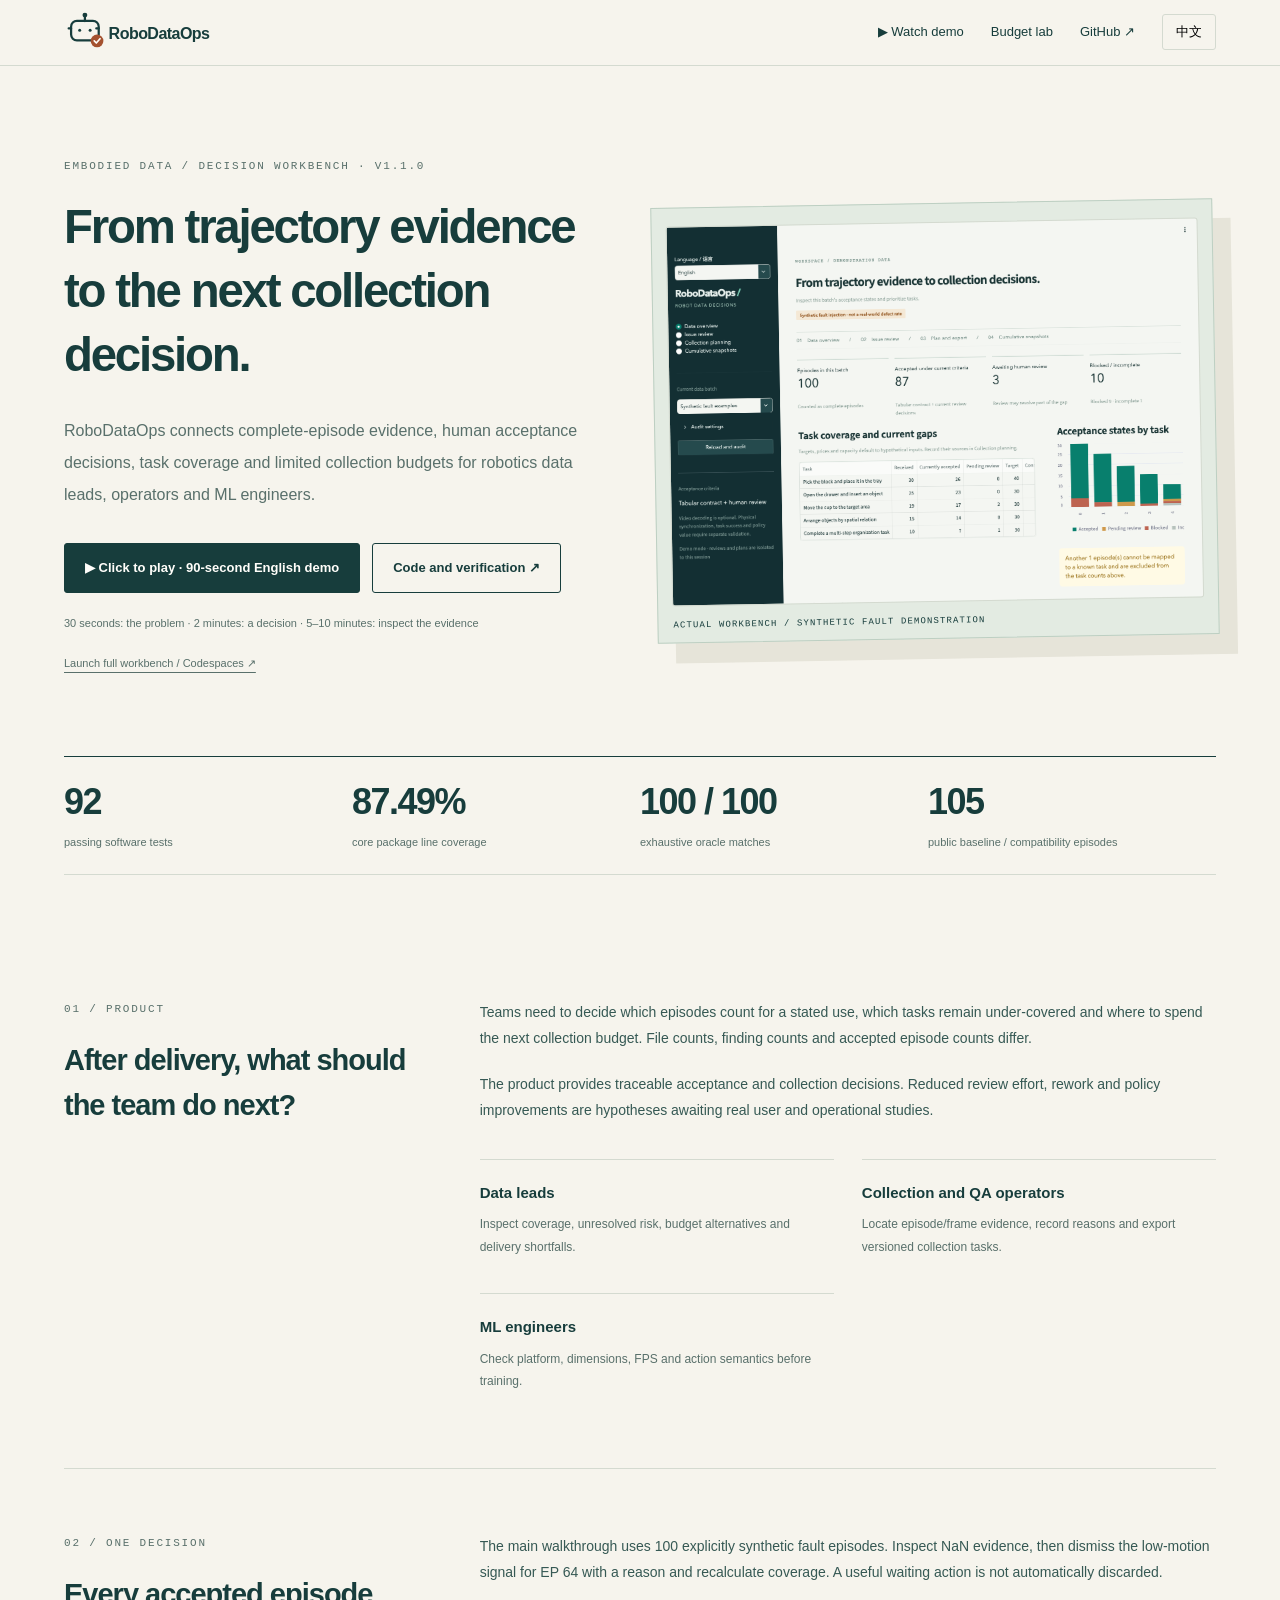
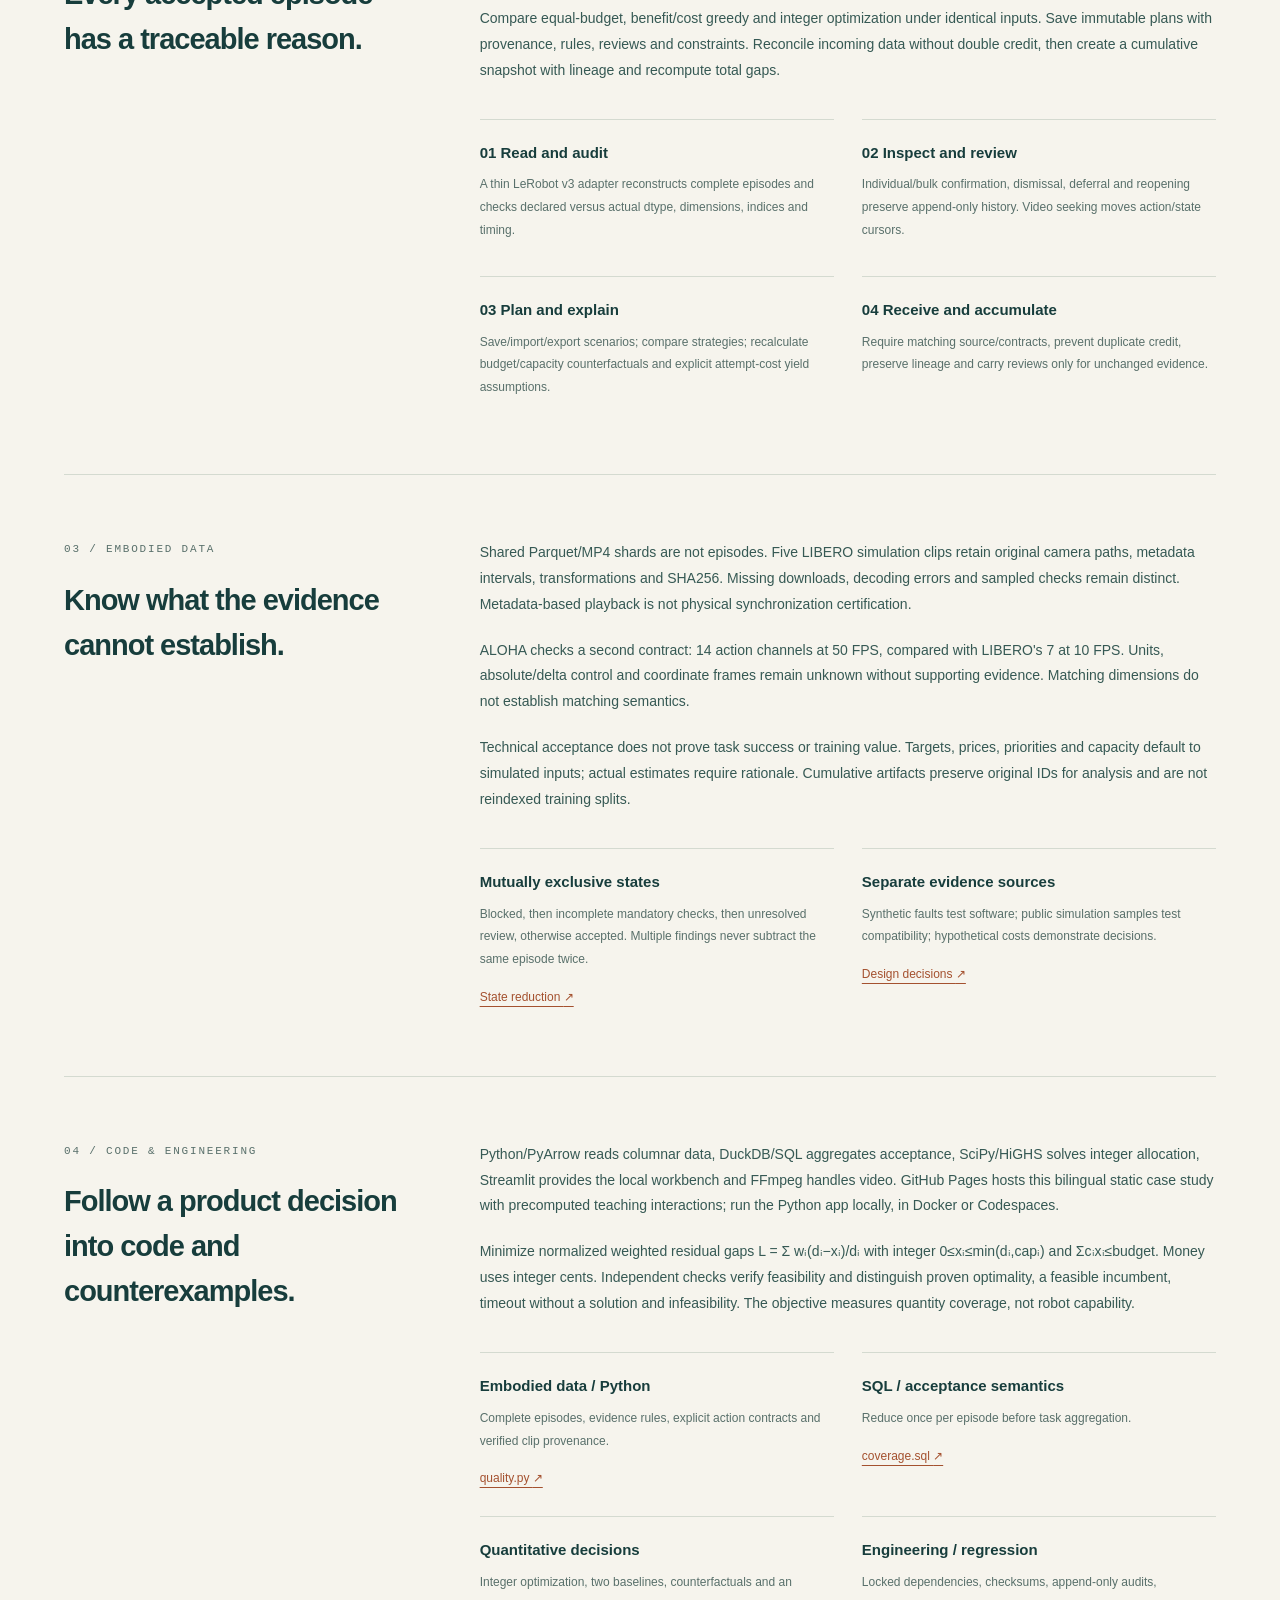
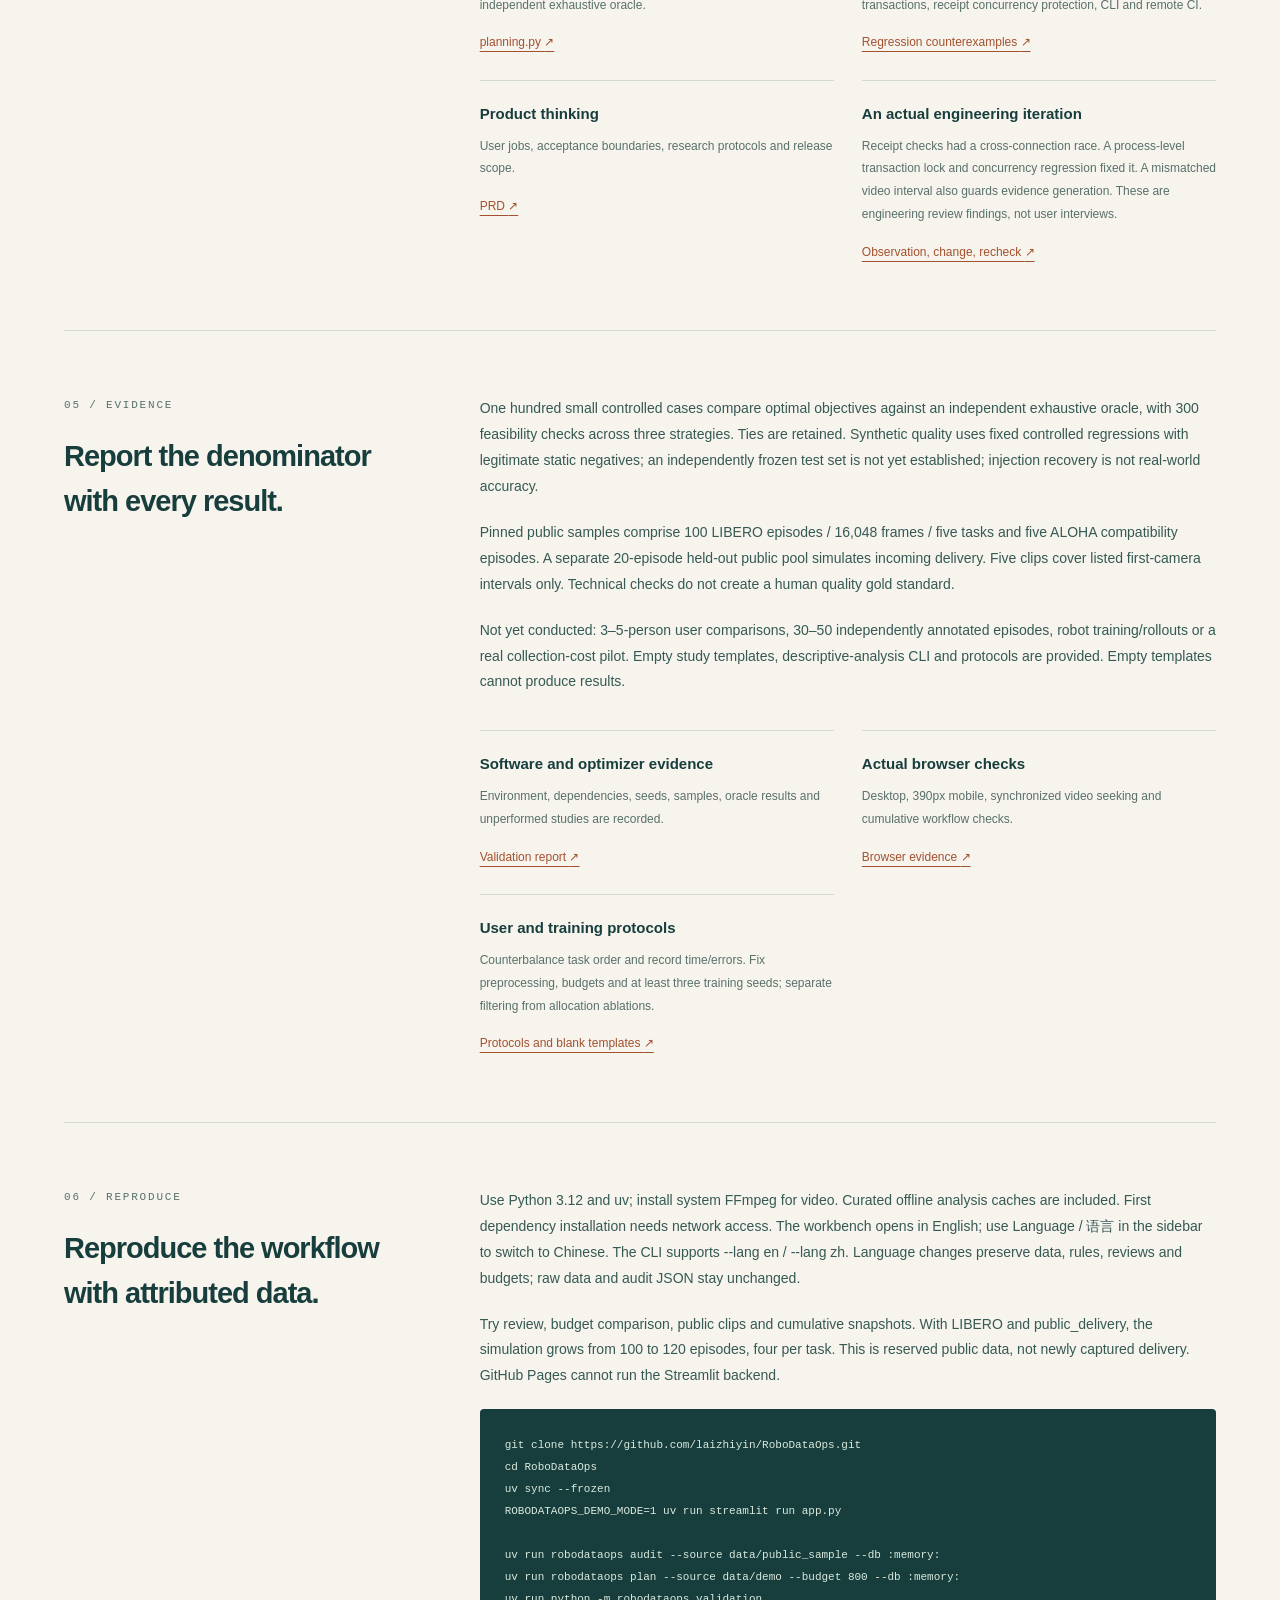
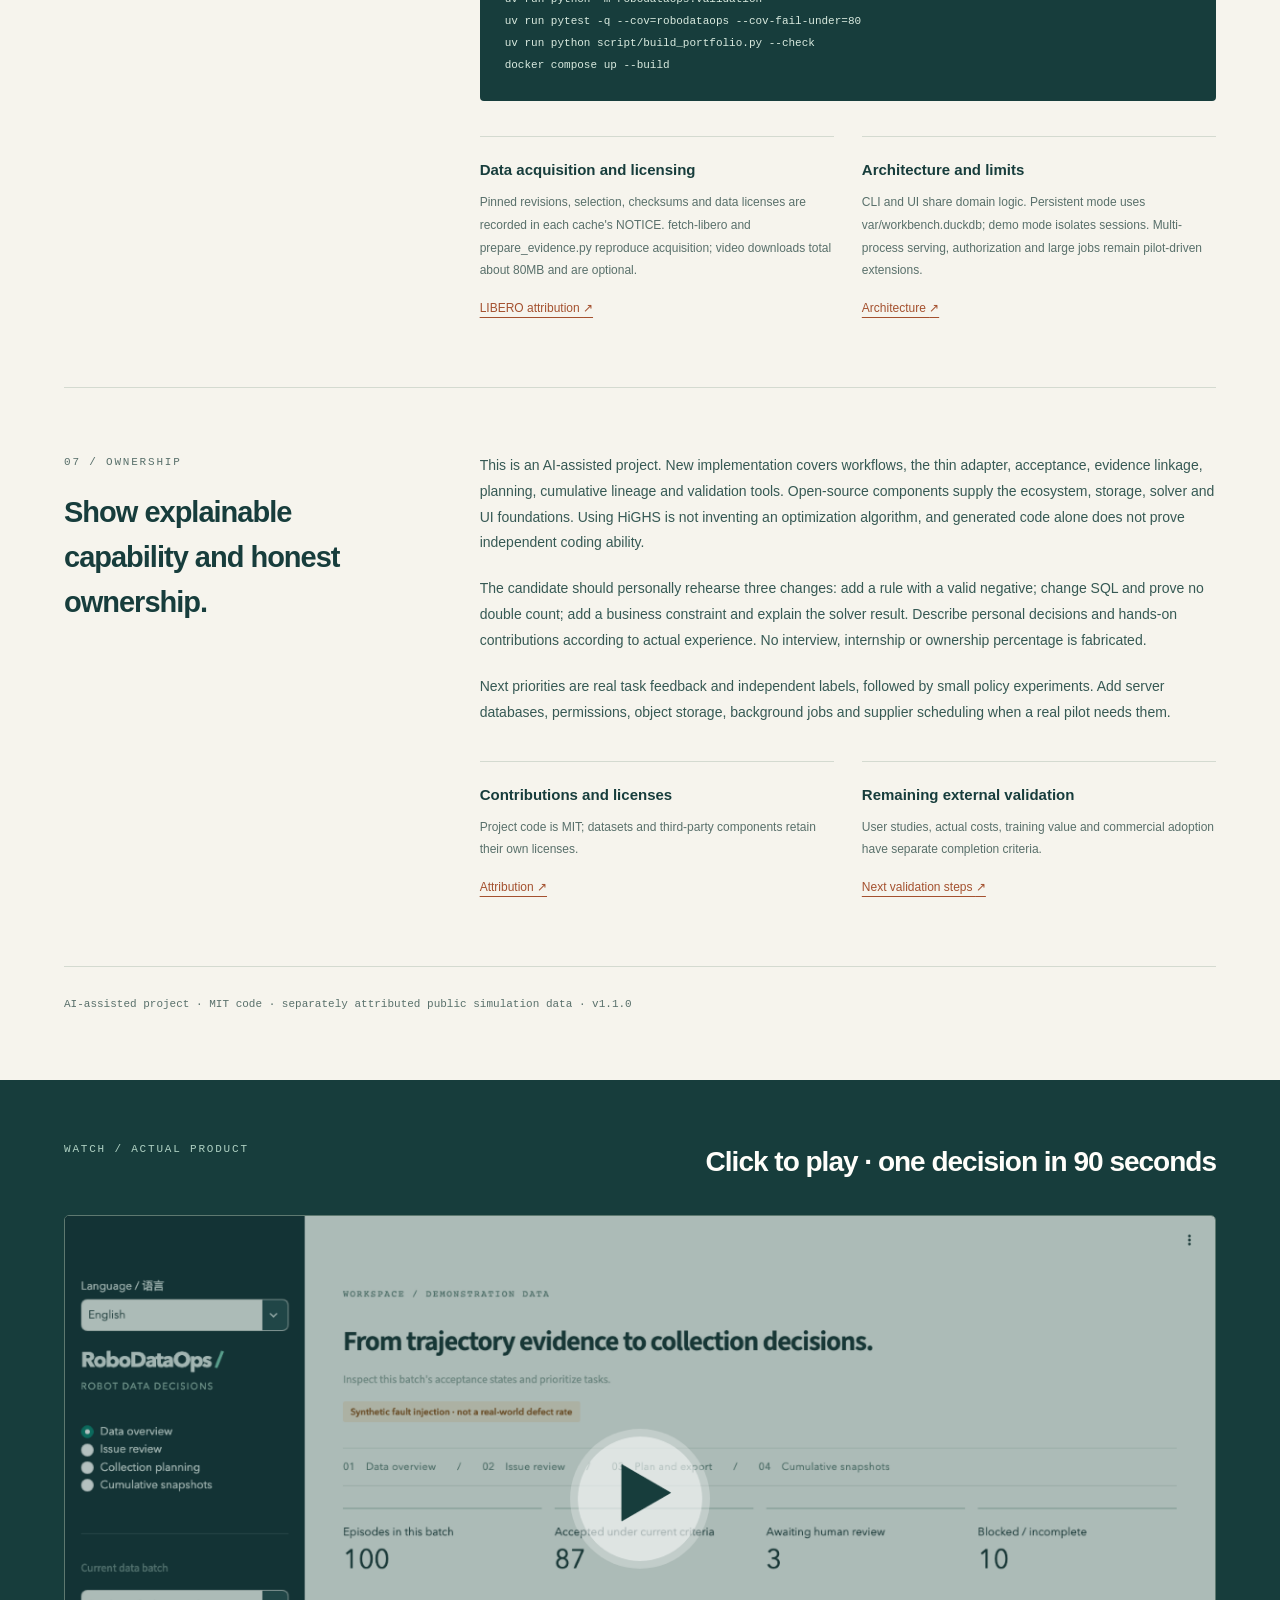
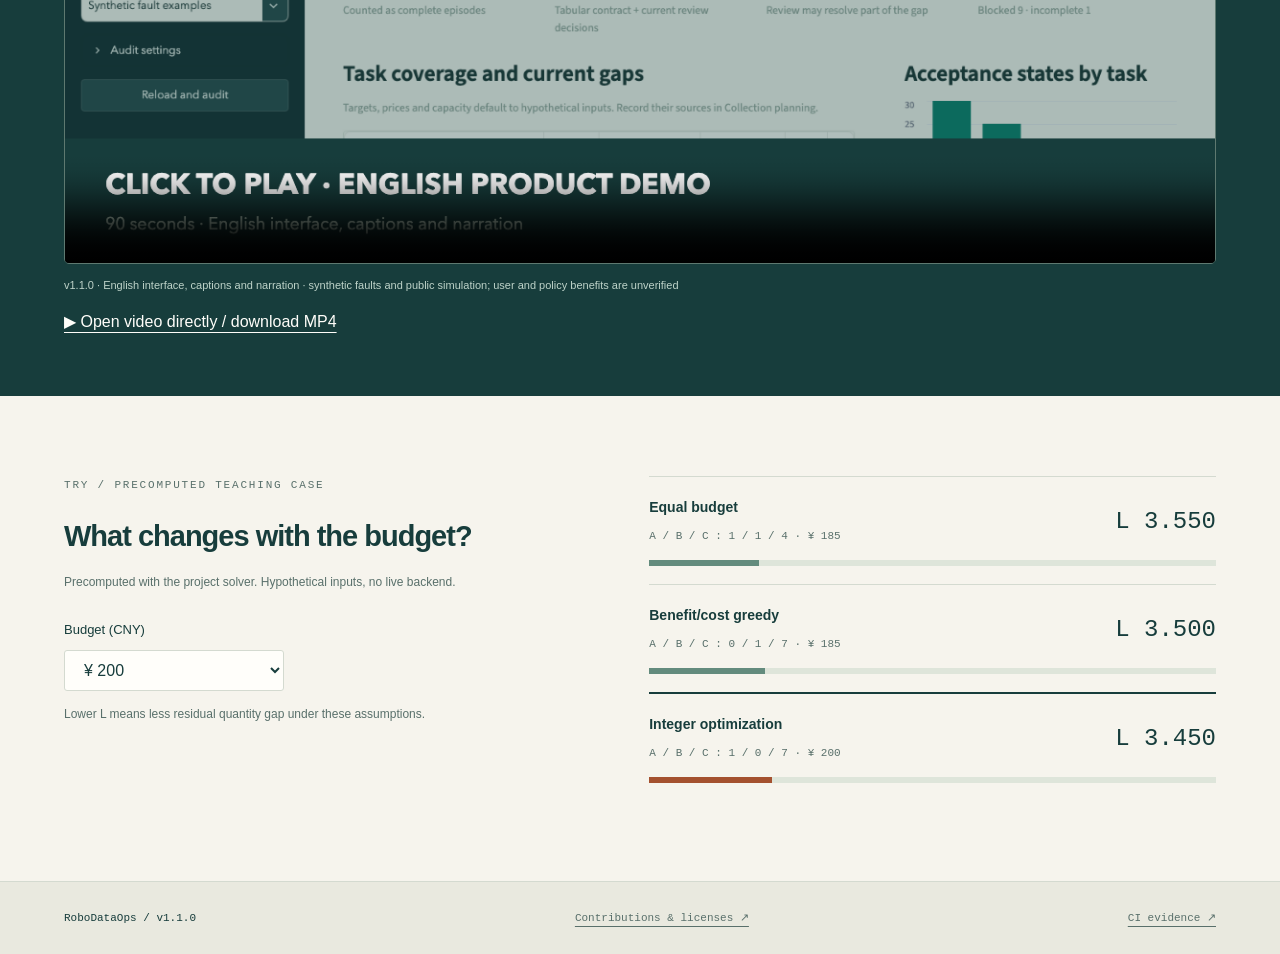
<file: site/index.html>
<!doctype html>
<html lang="en"><head><meta charset="utf-8"><meta name="viewport" content="width=device-width,initial-scale=1"><meta name="description" content="RoboDataOps: a traceable embodied-data audit and collection decision workbench. Watch the product walkthrough, inspect code and explore verification evidence."><meta name="theme-color" content="#173d3c"><title>RoboDataOps — Trajectory evidence → collection decisions</title><link rel="icon" type="image/svg+xml" href="assets/robodataops-mark.svg"><link rel="stylesheet" href="assets/style.css"></head>
<body><a class="skip" href="#main">Skip to content / 跳到内容</a><nav class="nav" aria-label="Main"><a class="brand" href="#" aria-label="RoboDataOps home"><img class="brand-logo" src="assets/robodataops-logo.svg" alt="RoboDataOps"></a><div class="nav-links"><a href="#demo" data-copy="demo">▶ Watch demo</a><a href="#simulation" data-copy="budget">Budget lab</a><a href="https://github.com/laizhiyin/RoboDataOps">GitHub ↗</a><button id="language" type="button" aria-label="Switch to Chinese">中文</button></div></nav>
<main id="main"><div data-language="en" ><header class="hero"><div class="hero-copy"><span class="eyebrow">EMBODIED DATA / DECISION WORKBENCH · V1.1.0</span><h1>From trajectory evidence to the next collection decision.</h1><p class="lede">RoboDataOps connects complete-episode evidence, human acceptance decisions, task coverage and limited collection budgets for robotics data leads, operators and ML engineers.</p><div class="actions"><a class="primary" href="?lang=en#demo">▶ Click to play · 90-second English demo</a><a class="secondary" href="#engineering-en">Code and verification ↗</a></div><p class="reading-path">30 seconds: the problem · 2 minutes: a decision · 5–10 minutes: inspect the evidence</p><p class="reading-path"><a href="https://codespaces.new/laizhiyin/RoboDataOps?quickstart=1">Launch full workbench / Codespaces ↗</a></p></div><figure class="product-shot"><img src="assets/overview-en.png" alt="RoboDataOps workbench: task coverage and acceptance states" width="1440" height="1100"><figcaption>ACTUAL WORKBENCH / SYNTHETIC FAULT DEMONSTRATION</figcaption></figure></header><div class="metrics"><a class="metric" href="https://github.com/laizhiyin/RoboDataOps/blob/v1.1.0/reports/test-summary.json"><strong>92</strong><span>passing software tests</span></a><a class="metric" href="https://github.com/laizhiyin/RoboDataOps/blob/v1.1.0/reports/test-summary.json"><strong>87.49%</strong><span>core package line coverage</span></a><a class="metric" href="https://github.com/laizhiyin/RoboDataOps/blob/v1.1.0/reports/validation.json"><strong>100 / 100</strong><span>exhaustive oracle matches</span></a><a class="metric" href="https://github.com/laizhiyin/RoboDataOps/blob/v1.1.0/reports/v1-evidence.json"><strong>105</strong><span>public baseline / compatibility episodes</span></a></div><section id="problem-en" class="chapter"><div class="chapter-title"><span class="eyebrow">01 / PRODUCT</span><h2>After delivery, what should the team do next?</h2></div><div class="chapter-body"><p>Teams need to decide which episodes count for a stated use, which tasks remain under-covered and where to spend the next collection budget. File counts, finding counts and accepted episode counts differ.</p><p>The product provides traceable acceptance and collection decisions. Reduced review effort, rework and policy improvements are hypotheses awaiting real user and operational studies.</p><div class="details"><article class="detail"><h3>Data leads</h3><p>Inspect coverage, unresolved risk, budget alternatives and delivery shortfalls.</p></article><article class="detail"><h3>Collection and QA operators</h3><p>Locate episode/frame evidence, record reasons and export versioned collection tasks.</p></article><article class="detail"><h3>ML engineers</h3><p>Check platform, dimensions, FPS and action semantics before training.</p></article></div></div></section><section id="workflow-en" class="chapter"><div class="chapter-title"><span class="eyebrow">02 / ONE DECISION</span><h2>Every accepted episode has a traceable reason.</h2></div><div class="chapter-body"><p>The main walkthrough uses 100 explicitly synthetic fault episodes. Inspect NaN evidence, then dismiss the low-motion signal for EP 64 with a reason and recalculate coverage. A useful waiting action is not automatically discarded.</p><p>Compare equal-budget, benefit/cost greedy and integer optimization under identical inputs. Save immutable plans with provenance, rules, reviews and constraints. Reconcile incoming data without double credit, then create a cumulative snapshot with lineage and recompute total gaps.</p><div class="details"><article class="detail"><h3>01 Read and audit</h3><p>A thin LeRobot v3 adapter reconstructs complete episodes and checks declared versus actual dtype, dimensions, indices and timing.</p></article><article class="detail"><h3>02 Inspect and review</h3><p>Individual/bulk confirmation, dismissal, deferral and reopening preserve append-only history. Video seeking moves action/state cursors.</p></article><article class="detail"><h3>03 Plan and explain</h3><p>Save/import/export scenarios; compare strategies; recalculate budget/capacity counterfactuals and explicit attempt-cost yield assumptions.</p></article><article class="detail"><h3>04 Receive and accumulate</h3><p>Require matching source/contracts, prevent duplicate credit, preserve lineage and carry reviews only for unchanged evidence.</p></article></div></div></section><section id="embodied-en" class="chapter"><div class="chapter-title"><span class="eyebrow">03 / EMBODIED DATA</span><h2>Know what the evidence cannot establish.</h2></div><div class="chapter-body"><p>Shared Parquet/MP4 shards are not episodes. Five LIBERO simulation clips retain original camera paths, metadata intervals, transformations and SHA256. Missing downloads, decoding errors and sampled checks remain distinct. Metadata-based playback is not physical synchronization certification.</p><p>ALOHA checks a second contract: 14 action channels at 50 FPS, compared with LIBERO&#x27;s 7 at 10 FPS. Units, absolute/delta control and coordinate frames remain unknown without supporting evidence. Matching dimensions do not establish matching semantics.</p><p>Technical acceptance does not prove task success or training value. Targets, prices, priorities and capacity default to simulated inputs; actual estimates require rationale. Cumulative artifacts preserve original IDs for analysis and are not reindexed training splits.</p><div class="details"><article class="detail"><h3>Mutually exclusive states</h3><p>Blocked, then incomplete mandatory checks, then unresolved review, otherwise accepted. Multiple findings never subtract the same episode twice.</p><a href="https://github.com/laizhiyin/RoboDataOps/blob/v1.1.0/src/robodataops/metrics.py">State reduction <span aria-hidden="true">↗</span></a></article><article class="detail"><h3>Separate evidence sources</h3><p>Synthetic faults test software; public simulation samples test compatibility; hypothetical costs demonstrate decisions.</p><a href="https://github.com/laizhiyin/RoboDataOps/blob/v1.1.0/docs/decisions.md">Design decisions <span aria-hidden="true">↗</span></a></article></div></div></section><section id="engineering-en" class="chapter"><div class="chapter-title"><span class="eyebrow">04 / CODE &amp; ENGINEERING</span><h2>Follow a product decision into code and counterexamples.</h2></div><div class="chapter-body"><p>Python/PyArrow reads columnar data, DuckDB/SQL aggregates acceptance, SciPy/HiGHS solves integer allocation, Streamlit provides the local workbench and FFmpeg handles video. GitHub Pages hosts this bilingual static case study with precomputed teaching interactions; run the Python app locally, in Docker or Codespaces.</p><p>Minimize normalized weighted residual gaps L = Σ wᵢ(dᵢ−xᵢ)/dᵢ with integer 0≤xᵢ≤min(dᵢ,capᵢ) and Σcᵢxᵢ≤budget. Money uses integer cents. Independent checks verify feasibility and distinguish proven optimality, a feasible incumbent, timeout without a solution and infeasibility. The objective measures quantity coverage, not robot capability.</p><div class="details"><article class="detail"><h3>Embodied data / Python</h3><p>Complete episodes, evidence rules, explicit action contracts and verified clip provenance.</p><a href="https://github.com/laizhiyin/RoboDataOps/blob/v1.1.0/src/robodataops/quality.py">quality.py <span aria-hidden="true">↗</span></a></article><article class="detail"><h3>SQL / acceptance semantics</h3><p>Reduce once per episode before task aggregation.</p><a href="https://github.com/laizhiyin/RoboDataOps/blob/v1.1.0/src/robodataops/sql/coverage.sql">coverage.sql <span aria-hidden="true">↗</span></a></article><article class="detail"><h3>Quantitative decisions</h3><p>Integer optimization, two baselines, counterfactuals and an independent exhaustive oracle.</p><a href="https://github.com/laizhiyin/RoboDataOps/blob/v1.1.0/src/robodataops/planning.py">planning.py <span aria-hidden="true">↗</span></a></article><article class="detail"><h3>Engineering / regression</h3><p>Locked dependencies, checksums, append-only audits, transactions, receipt concurrency protection, CLI and remote CI.</p><a href="https://github.com/laizhiyin/RoboDataOps/blob/v1.1.0/tests/test_review_regressions.py">Regression counterexamples <span aria-hidden="true">↗</span></a></article><article class="detail"><h3>Product thinking</h3><p>User jobs, acceptance boundaries, research protocols and release scope.</p><a href="https://github.com/laizhiyin/RoboDataOps/blob/v1.1.0/docs/PRD.md">PRD <span aria-hidden="true">↗</span></a></article><article class="detail"><h3>An actual engineering iteration</h3><p>Receipt checks had a cross-connection race. A process-level transaction lock and concurrency regression fixed it. A mismatched video interval also guards evidence generation. These are engineering review findings, not user interviews.</p><a href="https://github.com/laizhiyin/RoboDataOps/blob/v1.1.0/docs/iteration-log.md">Observation, change, recheck <span aria-hidden="true">↗</span></a></article></div></div></section><section id="validation-en" class="chapter"><div class="chapter-title"><span class="eyebrow">05 / EVIDENCE</span><h2>Report the denominator with every result.</h2></div><div class="chapter-body"><p>One hundred small controlled cases compare optimal objectives against an independent exhaustive oracle, with 300 feasibility checks across three strategies. Ties are retained. Synthetic quality uses fixed controlled regressions with legitimate static negatives; an independently frozen test set is not yet established; injection recovery is not real-world accuracy.</p><p>Pinned public samples comprise 100 LIBERO episodes / 16,048 frames / five tasks and five ALOHA compatibility episodes. A separate 20-episode held-out public pool simulates incoming delivery. Five clips cover listed first-camera intervals only. Technical checks do not create a human quality gold standard.</p><p>Not yet conducted: 3–5-person user comparisons, 30–50 independently annotated episodes, robot training/rollouts or a real collection-cost pilot. Empty study templates, descriptive-analysis CLI and protocols are provided. Empty templates cannot produce results.</p><div class="details"><article class="detail"><h3>Software and optimizer evidence</h3><p>Environment, dependencies, seeds, samples, oracle results and unperformed studies are recorded.</p><a href="https://github.com/laizhiyin/RoboDataOps/blob/v1.1.0/reports/validation.md">Validation report <span aria-hidden="true">↗</span></a></article><article class="detail"><h3>Actual browser checks</h3><p>Desktop, 390px mobile, synchronized video seeking and cumulative workflow checks.</p><a href="https://github.com/laizhiyin/RoboDataOps/blob/v1.1.0/reports/browser-smoke.json">Browser evidence <span aria-hidden="true">↗</span></a></article><article class="detail"><h3>User and training protocols</h3><p>Counterbalance task order and record time/errors. Fix preprocessing, budgets and at least three training seeds; separate filtering from allocation ablations.</p><a href="https://github.com/laizhiyin/RoboDataOps/blob/v1.1.0/docs/research/README.md">Protocols and blank templates <span aria-hidden="true">↗</span></a></article></div></div></section><section id="reproduce-en" class="chapter"><div class="chapter-title"><span class="eyebrow">06 / REPRODUCE</span><h2>Reproduce the workflow with attributed data.</h2></div><div class="chapter-body"><p>Use Python 3.12 and uv; install system FFmpeg for video. Curated offline analysis caches are included. First dependency installation needs network access. The workbench opens in English; use Language / 语言 in the sidebar to switch to Chinese. The CLI supports --lang en / --lang zh. Language changes preserve data, rules, reviews and budgets; raw data and audit JSON stay unchanged.</p><p>Try review, budget comparison, public clips and cumulative snapshots. With LIBERO and public_delivery, the simulation grows from 100 to 120 episodes, four per task. This is reserved public data, not newly captured delivery. GitHub Pages cannot run the Streamlit backend.</p><pre><code>git clone https://github.com/laizhiyin/RoboDataOps.git
cd RoboDataOps
uv sync --frozen
ROBODATAOPS_DEMO_MODE=1 uv run streamlit run app.py

uv run robodataops audit --source data/public_sample --db :memory:
uv run robodataops plan --source data/demo --budget 800 --db :memory:
uv run python -m robodataops.validation
uv run pytest -q --cov=robodataops --cov-fail-under=80
uv run python script/build_portfolio.py --check
docker compose up --build</code></pre><div class="details"><article class="detail"><h3>Data acquisition and licensing</h3><p>Pinned revisions, selection, checksums and data licenses are recorded in each cache&#x27;s NOTICE. fetch-libero and prepare_evidence.py reproduce acquisition; video downloads total about 80MB and are optional.</p><a href="https://github.com/laizhiyin/RoboDataOps/blob/v1.1.0/data/public_sample/NOTICE.md">LIBERO attribution <span aria-hidden="true">↗</span></a></article><article class="detail"><h3>Architecture and limits</h3><p>CLI and UI share domain logic. Persistent mode uses var/workbench.duckdb; demo mode isolates sessions. Multi-process serving, authorization and large jobs remain pilot-driven extensions.</p><a href="https://github.com/laizhiyin/RoboDataOps/blob/v1.1.0/docs/architecture.md">Architecture <span aria-hidden="true">↗</span></a></article></div></div></section><section id="contribution-en" class="chapter"><div class="chapter-title"><span class="eyebrow">07 / OWNERSHIP</span><h2>Show explainable capability and honest ownership.</h2></div><div class="chapter-body"><p>This is an AI-assisted project. New implementation covers workflows, the thin adapter, acceptance, evidence linkage, planning, cumulative lineage and validation tools. Open-source components supply the ecosystem, storage, solver and UI foundations. Using HiGHS is not inventing an optimization algorithm, and generated code alone does not prove independent coding ability.</p><p>The candidate should personally rehearse three changes: add a rule with a valid negative; change SQL and prove no double count; add a business constraint and explain the solver result. Describe personal decisions and hands-on contributions according to actual experience. No interview, internship or ownership percentage is fabricated.</p><p>Next priorities are real task feedback and independent labels, followed by small policy experiments. Add server databases, permissions, object storage, background jobs and supplier scheduling when a real pilot needs them.</p><div class="details"><article class="detail"><h3>Contributions and licenses</h3><p>Project code is MIT; datasets and third-party components retain their own licenses.</p><a href="https://github.com/laizhiyin/RoboDataOps/blob/v1.1.0/docs/contributions.md">Attribution <span aria-hidden="true">↗</span></a></article><article class="detail"><h3>Remaining external validation</h3><p>User studies, actual costs, training value and commercial adoption have separate completion criteria.</p><a href="https://github.com/laizhiyin/RoboDataOps/blob/v1.1.0/docs/NEXT_STEPS.md">Next validation steps <span aria-hidden="true">↗</span></a></article></div></div></section><div class="footer-note">AI-assisted project · MIT code · separately attributed public simulation data · v1.1.0</div></div>
<div data-language="zh" hidden><header class="hero"><div class="hero-copy"><span class="eyebrow">EMBODIED DATA / DECISION WORKBENCH · V1.1.0</span><h1>从轨迹证据，到下一轮采集决策。</h1><p class="lede">RoboDataOps 是面向具身数据负责人、采集团队与算法工程师的数据质检与补采决策工作台：把完整 episode 的证据、人工验收口径、任务缺口和有限预算连接起来。</p><div class="actions"><a class="primary" href="?lang=zh#demo">▶ 点击播放 · 90秒中文讲解</a><a class="secondary" href="#engineering-zh">代码与验证证据 ↗</a></div><p class="reading-path">30 秒看定位 · 2 分钟看决策 · 5–10 分钟核查实现</p><p class="reading-path"><a href="https://codespaces.new/laizhiyin/RoboDataOps?quickstart=1">启动完整工作台 / Codespaces ↗</a></p></div><figure class="product-shot"><img src="assets/overview-zh.png" alt="RoboDataOps workbench: task coverage and acceptance states" width="1440" height="1100"><figcaption>ACTUAL WORKBENCH / SYNTHETIC FAULT DEMONSTRATION</figcaption></figure></header><div class="metrics"><a class="metric" href="https://github.com/laizhiyin/RoboDataOps/blob/v1.1.0/reports/test-summary.json"><strong>92</strong><span>通过的软件测试</span></a><a class="metric" href="https://github.com/laizhiyin/RoboDataOps/blob/v1.1.0/reports/test-summary.json"><strong>87.49%</strong><span>核心包行覆盖率</span></a><a class="metric" href="https://github.com/laizhiyin/RoboDataOps/blob/v1.1.0/reports/validation.json"><strong>100 / 100</strong><span>独立枚举目标一致</span></a><a class="metric" href="https://github.com/laizhiyin/RoboDataOps/blob/v1.1.0/reports/v1-evidence.json"><strong>105</strong><span>公开基线 / 兼容轨迹</span></a></div><section id="problem-zh" class="chapter"><div class="chapter-title"><span class="eyebrow">01 / PRODUCT</span><h2>数据交付之后，真正要回答什么？</h2></div><div class="chapter-body"><p>用户收到多任务示教数据后，需要回答：哪些轨迹按当前用途可计入？哪里仍有缺口？下一轮预算该投向哪里？文件数、异常数和实际可用 episode 数经常不是同一个数字。</p><p>产品提供可追溯的验收判断与补采清单，帮助减少重复核对、重复计功和没有依据的采购。工时节省、返工减少与策略收益是待验证的价值假设，尚无真人对照或企业试点结论。</p><div class="details"><article class="detail"><h3>数据负责人</h3><p>看任务覆盖、未决风险、预算方案与到货差额，明确验收口径。</p></article><article class="detail"><h3>采集 / 质检人员</h3><p>定位 episode、字段和帧区间，记录复核理由，按版本导出下一轮任务。</p></article><article class="detail"><h3>算法工程师</h3><p>检查平台、维度、FPS 与动作语义边界，追踪训练前数据筛选依据。</p></article></div></div></section><section id="workflow-zh" class="chapter"><div class="chapter-title"><span class="eyebrow">02 / ONE DECISION</span><h2>让每一次计入，都能回到证据。</h2></div><div class="chapter-body"><p>主演示使用 100 条明确标记的合成故障轨迹：发现 NaN 等技术问题后，查看原始帧证据；对 EP 64 的低运动信号填写依据并驳回，重新计算当前覆盖。合法等待可能有价值，低运动本身不会直接删除数据。</p><p>在同一口径下比较等额预算、收益成本比贪心和整数优化，保存包含来源、规则、人工结论、目标与约束的不可变方案。到货验收排除原批次和已登记轨迹；累计页再生成有父版本血缘的新快照，回算全部任务缺口。</p><div class="details"><article class="detail"><h3>01 读取与检查</h3><p>LeRobot v3 薄适配，按 metadata 找到完整轨迹，严格核对声明与实际 dtype、维度、索引和时间。</p></article><article class="detail"><h3>02 证据与复核</h3><p>单项 / 批量确认、驳回、暂缓与恢复；追加历史。视频片段联动动作 / 状态游标。</p></article><article class="detail"><h3>03 规划与解释</h3><p>情景保存 / 导入 / 导出、三种策略比较、预算与产能反事实、显式尝试成本下的成品率敏感性。</p></article><article class="detail"><h3>04 回流与累计</h3><p>同源同契约验收、重复计功防护、累计分析快照、内容不变时继承复核；冲突拒绝静默合并。</p></article></div></div></section><section id="embodied-zh" class="chapter"><div class="chapter-title"><span class="eyebrow">03 / EMBODIED DATA</span><h2>理解数据，先明确它不能证明什么。</h2></div><div class="chapter-body"><p>共享 Parquet / MP4 分片不等于 episode。视频根据原 metadata 的相机和时间偏移定位；5 段 LIBERO 仿真片段保留来源路径、区间、转换与 SHA256。解码、黑帧和冻结检查有明确抽查范围；未下载、无法解码和未发现异常分别显示。metadata 游标联动不构成物理同步认证。</p><p>第二来源 ALOHA 验证 14 通道、50 FPS，与 LIBERO 的 7 维动作、10 FPS 区分。动作单位、绝对 / 增量控制和坐标系缺证据时保持 unknown；维度相同也不能推断语义一致。</p><p>按当前技术与复核口径计入，不表示任务成功、信息量充足或模型训练收益。默认目标、成本、权重和产能均为模拟情景，实际输入必须记录依据。累计产物是保留原始 ID 的分析快照，不是重编号的训练数据集。</p><div class="details"><article class="detail"><h3>技术阻断优先</h3><p>阻断 → 必需检查未完成 → 未决复核 → 计入。每条 episode 归入一个状态，多项发现不会重复扣数。</p><a href="https://github.com/laizhiyin/RoboDataOps/blob/v1.1.0/src/robodataops/metrics.py">状态归约实现 <span aria-hidden="true">↗</span></a></article><article class="detail"><h3>来源独立标记</h3><p>合成缺陷用于测试，公开仿真样本用于兼容验证，模拟成本用于决策演示；三类证据不互相替代。</p><a href="https://github.com/laizhiyin/RoboDataOps/blob/v1.1.0/docs/decisions.md">设计取舍 <span aria-hidden="true">↗</span></a></article></div></div></section><section id="engineering-zh" class="chapter"><div class="chapter-title"><span class="eyebrow">04 / CODE &amp; ENGINEERING</span><h2>从产品判断，追到实现和反例。</h2></div><div class="chapter-body"><p>技术栈：Python + PyArrow 读取列式数据，DuckDB / SQL 汇总验收状态，SciPy / HiGHS 求解整数分配，Streamlit 提供本地工作台，FFmpeg 提供视频解码与片段提取。静态双语案例页通过 GitHub Pages 发布；它提供预计算教学交互，完整 Python 工作台通过本地、Docker 或 Codespaces 运行。</p><p>补采模型最小化加权剩余缺口比例 L = Σ wᵢ(dᵢ−xᵢ)/dᵢ；整数 xᵢ 满足 0≤xᵢ≤min(dᵢ,capᵢ)，Σcᵢxᵢ≤预算。金额使用整数分；独立检查求解结果的预算、整数与容量约束，区分最优、可行未证最优、超时无解与不可行。该目标衡量数量覆盖，不直接最大化机器人能力。</p><div class="details"><article class="detail"><h3>具身数据与 Python</h3><p>完整 episode 读取、规则证据、显式动作契约与视频来源校验。</p><a href="https://github.com/laizhiyin/RoboDataOps/blob/v1.1.0/src/robodataops/quality.py">quality.py <span aria-hidden="true">↗</span></a></article><article class="detail"><h3>SQL 与口径</h3><p>先按 episode 归约，再按任务聚合，避免多发现导致数量膨胀。</p><a href="https://github.com/laizhiyin/RoboDataOps/blob/v1.1.0/src/robodataops/sql/coverage.sql">coverage.sql <span aria-hidden="true">↗</span></a></article><article class="detail"><h3>定量决策</h3><p>整数优化、两项基线、反事实与独立枚举 oracle。</p><a href="https://github.com/laizhiyin/RoboDataOps/blob/v1.1.0/src/robodataops/planning.py">planning.py <span aria-hidden="true">↗</span></a></article><article class="detail"><h3>工程与回归</h3><p>固定依赖、文件校验、追加审计、事务写入、并发收货去重、CLI 与远端 CI。</p><a href="https://github.com/laizhiyin/RoboDataOps/blob/v1.1.0/tests/test_review_regressions.py">关键回归反例 <span aria-hidden="true">↗</span></a></article><article class="detail"><h3>产品能力</h3><p>用户任务、状态工作流、验收边界、可用性协议和完整版本规划。</p><a href="https://github.com/laizhiyin/RoboDataOps/blob/v1.1.0/docs/PRD.md">产品需求文档 <span aria-hidden="true">↗</span></a></article><article class="detail"><h3>一次真实工程迭代</h3><p>收货去重曾存在跨连接竞态：增加进程内串行事务与并发反例。V1 视频时长规则也用不匹配区间回归，避免证据生成中断。这里是工程审查迭代，尚非真人用户反馈。</p><a href="https://github.com/laizhiyin/RoboDataOps/blob/v1.1.0/docs/iteration-log.md">问题—修改—复测 <span aria-hidden="true">↗</span></a></article></div></div></section><section id="validation-zh" class="chapter"><div class="chapter-title"><span class="eyebrow">05 / EVIDENCE</span><h2>验证的分母，与结果一起展示。</h2></div><div class="chapter-body"><p>自动化测试覆盖真实软件行为；100 个小型受控情景用独立穷举核对最优目标，并对三项策略执行 300 次约束检查，保留贪心与优化打平的结果。合成质量测试使用固定受控回归并包含合法静止负例，尚无独立冻结测试集；不把注入缺陷命中率描述成真实行业准确率。</p><p>公开样本固定 revision：LIBERO 100 条 / 16,048 帧 / 5 任务，ALOHA 5 条兼容样本；另有每任务 4 条的 20 条公开保留池用于模拟回流。公开样本技术检查结果不构成人工质量金标准。5 段视频仅覆盖所列第一相机片段，其余相机与区间未做全量验收。</p><p>尚未开展：3–5 位相关用户对照、30–50 条独立人工标注、机器人训练与 rollout、真实采集成本试点。仓库提供空研究模板、描述性统计 CLI 和实验协议；空模板会被拒绝，绝不生成虚构研究成果。</p><div class="details"><article class="detail"><h3>软件与优化证据</h3><p>环境、依赖、种子、样本、oracle 与未开展项目均有结构化记录。</p><a href="https://github.com/laizhiyin/RoboDataOps/blob/v1.1.0/reports/validation.md">验证报告 <span aria-hidden="true">↗</span></a></article><article class="detail"><h3>浏览器与视频交互</h3><p>实际浏览器检查桌面、390px 手机布局、视频定位与累计快照流程。</p><a href="https://github.com/laizhiyin/RoboDataOps/blob/v1.1.0/reports/browser-smoke.json">浏览器检查记录 <span aria-hidden="true">↗</span></a></article><article class="detail"><h3>真人与训练实验</h3><p>交叉平衡任务顺序，记录完成时间与关键错误；训练固定任务、预处理、预算和至少 3 个 seed，区分质检与分配消融。</p><a href="https://github.com/laizhiyin/RoboDataOps/blob/v1.1.0/docs/research/README.md">待执行协议与模板 <span aria-hidden="true">↗</span></a></article></div></div></section><section id="reproduce-zh" class="chapter"><div class="chapter-title"><span class="eyebrow">06 / REPRODUCE</span><h2>带着数据，一起复现。</h2></div><div class="chapter-body"><p>环境要求 Python 3.12、uv；视频功能需要系统 FFmpeg。仓库自带已署名的离线分析缓存，默认流程无需下载全部机器人数据。首次安装 Python 依赖需要网络。软件默认英文，侧栏 Language / 语言 可切换中文；CLI 支持 --lang en / --lang zh。切换语言保留数据、规则、复核和预算状态，原始数据及审计 JSON 不改写。</p><p>运行工作台后，依次体验问题复核、预算比较、公开视频和累计快照。LIBERO 来源配合 public_delivery 演示累计：100 → 120 条，每任务新增 4 条；保留池是预先留出的公开仿真数据，不能当作实际新采。GitHub Pages 页面提供静态教学案例，不能运行 Streamlit 后端。</p><pre><code>git clone https://github.com/laizhiyin/RoboDataOps.git
cd RoboDataOps
uv sync --frozen
ROBODATAOPS_DEMO_MODE=1 uv run streamlit run app.py

# 检查、规划、独立验证与测试
uv run robodataops audit --source data/public_sample --db :memory:
uv run robodataops plan --source data/demo --budget 800 --db :memory:
uv run python -m robodataops.validation
uv run pytest -q --cov=robodataops --cov-fail-under=80

# 构建与核对同一内容来源的网页 / README
uv run python script/build_portfolio.py
uv run python script/build_portfolio.py --check

# 容器运行（已内置 FFmpeg）
docker compose up --build</code></pre><div class="details"><article class="detail"><h3>数据获取与许可</h3><p>LIBERO / ALOHA 的固定版本、选择规则、文件 SHA256 和独立数据许可见各缓存目录 NOTICE。重新获取执行 fetch-libero 或 prepare_evidence.py；视频下载约 80MB，并非默认启动步骤。</p><a href="https://github.com/laizhiyin/RoboDataOps/blob/v1.1.0/data/public_sample/NOTICE.md">LIBERO 来源与片段归属 <span aria-hidden="true">↗</span></a></article><article class="detail"><h3>系统与接口</h3><p>CLI 和界面共用领域实现。本地持久模式保存 var/workbench.duckdb；演示模式按会话隔离。多进程、权限管理和海量任务调度留待真实团队试点。</p><a href="https://github.com/laizhiyin/RoboDataOps/blob/v1.1.0/docs/architecture.md">架构与运行边界 <span aria-hidden="true">↗</span></a></article></div></div></section><section id="contribution-zh" class="chapter"><div class="chapter-title"><span class="eyebrow">07 / OWNERSHIP</span><h2>展示可解释的能力，也明确贡献范围。</h2></div><div class="chapter-body"><p>这是 AI 辅助开发项目。项目新增实现覆盖用户流程、v3 薄适配、验收状态、证据连接、预算模型、累计血缘和验证工具；开源组件负责数据生态、存储、求解和界面基础。调用 HiGHS 不等于自行发明优化算法，使用 AI 生成代码也不等于已证明独立编码能力。</p><p>求职者应亲自完成三次可复现演练：增加规则及合法负例；修改 SQL 且证明不重计；增加业务约束并解释求解结果。个人主导、亲自修改与面试可解释范围应按实际经历补充，当前不虚构实习、用户访谈或独立贡献比例。</p><p>下一步优先收集真人任务反馈与人工标签，再做小型策略实验。商业扩展按试点需要增加服务端数据库、权限、对象存储、后台作业、供应商与排期，而不以功能数量替代真实采用证据。</p><div class="details"><article class="detail"><h3>贡献与开源归属</h3><p>RoboDataOps 代码 MIT；公开数据与第三方组件遵循各自许可。</p><a href="https://github.com/laizhiyin/RoboDataOps/blob/v1.1.0/docs/contributions.md">贡献说明 <span aria-hidden="true">↗</span></a></article><article class="detail"><h3>后续验证</h3><p>真实用户、实际成本、训练收益与商业试点的完成条件分别记录。</p><a href="https://github.com/laizhiyin/RoboDataOps/blob/v1.1.0/docs/NEXT_STEPS.md">仍待完成的外部验证 <span aria-hidden="true">↗</span></a></article></div></div></section><div class="footer-note">AI-assisted project · MIT code · separately attributed public simulation data · v1.1.0</div></div>
<section id="demo" class="media-section"><div data-language="en" ><div class="section-label"><span class="eyebrow">WATCH / ACTUAL PRODUCT</span><h2>Click to play · one decision in 90 seconds</h2></div><video id="demo-en" controls playsinline preload="metadata" poster="assets/video-preview-en.png" aria-label="Click to play · one decision in 90 seconds"><source src="assets/robodataops-demo-en.mp4" type="video/mp4"><track kind="captions" src="assets/captions-en.vtt" srclang="en" label="English captions"></video><p class="caption">v1.1.0 · English interface, captions and narration · synthetic faults and public simulation; user and policy benefits are unverified</p><a class="video-download" href="assets/robodataops-demo-en.mp4">▶ Open video directly / download MP4</a></div><div data-language="zh" hidden><div class="section-label"><span class="eyebrow">WATCH / ACTUAL PRODUCT</span><h2>点击播放 · 90秒走完一次决策</h2></div><video id="demo-zh" controls playsinline preload="metadata" poster="assets/video-preview-zh.png" aria-label="点击播放 · 90秒走完一次决策"><source src="assets/robodataops-demo-zh.mp4" type="video/mp4"><track kind="captions" src="assets/captions-zh.vtt" srclang="zh" label="中文字幕"></video><p class="caption">v1.1.0 · 中文界面与字幕 · 合成故障和公开仿真；真人及策略收益未验证</p><a class="video-download" href="assets/robodataops-demo-zh.mp4">▶ 直接打开视频 / 下载MP4</a></div></section>
<section id="simulation" class="budget-section"><div><span class="eyebrow">TRY / PRECOMPUTED TEACHING CASE</span><h2 data-copy="budgetHeading">What changes with the budget?</h2><p data-copy="budgetNotice">Precomputed with the project solver. Hypothetical inputs, no live backend.</p><label for="budget" data-copy="budgetLabel">Budget (CNY)</label><select id="budget"></select><p class="caption" data-copy="lossNotice">Lower L means less residual quantity gap under these assumptions.</p></div><div id="scenario-results" aria-live="polite"></div></section>
</main><footer><span>RoboDataOps / v1.1.0</span><a href="https://github.com/laizhiyin/RoboDataOps/blob/v1.1.0/docs/contributions.md">Contributions & licenses ↗</a><a href="https://github.com/laizhiyin/RoboDataOps/actions">CI evidence ↗</a></footer><script type="application/json" id="scenario-data">[{"budget_cents": 20000, "plans": [{"allocation": {"A": 1, "B": 1, "C": 4}, "budget_cents": 20000, "elapsed_seconds": 4.7249995986931026e-05, "initial_loss": 4.4, "message": "有缺口的任务均分剩余预算；取整余款反复均分，零星余款按任务 ID 分配", "residual_loss": 3.55, "solver_bound": null, "solver_gap": null, "spent_cents": 18500, "status": "heuristic", "strategy": "equal"}, {"allocation": {"A": 0, "B": 1, "C": 7}, "budget_cents": 20000, "elapsed_seconds": 1.3917000615037978e-05, "initial_loss": 4.4, "message": "按单位成本的加权缺口收益排序，整数购买，任务 ID 打破并列", "residual_loss": 3.4999999999999996, "solver_bound": null, "solver_gap": null, "spent_cents": 18500, "status": "heuristic", "strategy": "greedy"}, {"allocation": {"A": 1, "B": 0, "C": 7}, "budget_cents": 20000, "elapsed_seconds": 0.006526959012262523, "initial_loss": 4.4, "message": "已证明当前数量目标下的最优解；等优分配可能不唯一", "residual_loss": 3.4499999999999997, "solver_bound": 3.45, "solver_gap": 0.0, "spent_cents": 20000, "status": "optimal", "strategy": "optimal"}], "tasks": [{"capacity": 8, "cost_cents": 6000, "current": 0, "demand": 8, "label": "Task A", "parameter_source": "simulated", "target": 0, "task_id": "A", "weight": 2}, {"capacity": 5, "cost_cents": 4500, "current": 0, "demand": 7, "label": "Task B", "parameter_source": "simulated", "target": 0, "task_id": "B", "weight": 1.4}, {"capacity": 7, "cost_cents": 2000, "current": 0, "demand": 10, "label": "Task C", "parameter_source": "simulated", "target": 0, "task_id": "C", "weight": 1}]}, {"budget_cents": 35000, "plans": [{"allocation": {"A": 2, "B": 2, "C": 7}, "budget_cents": 35000, "elapsed_seconds": 1.883300137706101e-05, "initial_loss": 4.4, "message": "有缺口的任务均分剩余预算；取整余款反复均分，零星余款按任务 ID 分配", "residual_loss": 2.8, "solver_bound": null, "solver_gap": null, "spent_cents": 35000, "status": "heuristic", "strategy": "equal"}, {"allocation": {"A": 0, "B": 4, "C": 7}, "budget_cents": 35000, "elapsed_seconds": 9.625000529922545e-06, "initial_loss": 4.4, "message": "按单位成本的加权缺口收益排序，整数购买，任务 ID 打破并列", "residual_loss": 2.9, "solver_bound": null, "solver_gap": null, "spent_cents": 32000, "status": "heuristic", "strategy": "greedy"}, {"allocation": {"A": 2, "B": 2, "C": 7}, "budget_cents": 35000, "elapsed_seconds": 0.005114291998324916, "initial_loss": 4.4, "message": "已证明当前数量目标下的最优解；等优分配可能不唯一", "residual_loss": 2.8, "solver_bound": 2.8000000000000003, "solver_gap": 0.0, "spent_cents": 35000, "status": "optimal", "strategy": "optimal"}], "tasks": [{"capacity": 8, "cost_cents": 6000, "current": 0, "demand": 8, "label": "Task A", "parameter_source": "simulated", "target": 0, "task_id": "A", "weight": 2}, {"capacity": 5, "cost_cents": 4500, "current": 0, "demand": 7, "label": "Task B", "parameter_source": "simulated", "target": 0, "task_id": "B", "weight": 1.4}, {"capacity": 7, "cost_cents": 2000, "current": 0, "demand": 10, "label": "Task C", "parameter_source": "simulated", "target": 0, "task_id": "C", "weight": 1}]}, {"budget_cents": 50000, "plans": [{"allocation": {"A": 3, "B": 4, "C": 7}, "budget_cents": 50000, "elapsed_seconds": 1.2708987924270332e-05, "initial_loss": 4.4, "message": "有缺口的任务均分剩余预算；取整余款反复均分，零星余款按任务 ID 分配", "residual_loss": 2.15, "solver_bound": null, "solver_gap": null, "spent_cents": 50000, "status": "heuristic", "strategy": "equal"}, {"allocation": {"A": 2, "B": 5, "C": 7}, "budget_cents": 50000, "elapsed_seconds": 7.915994501672685e-06, "initial_loss": 4.4, "message": "按单位成本的加权缺口收益排序，整数购买，任务 ID 打破并列", "residual_loss": 2.2, "solver_bound": null, "solver_gap": null, "spent_cents": 48500, "status": "heuristic", "strategy": "greedy"}, {"allocation": {"A": 3, "B": 4, "C": 7}, "budget_cents": 50000, "elapsed_seconds": 0.005179125000722706, "initial_loss": 4.4, "message": "已证明当前数量目标下的最优解；等优分配可能不唯一", "residual_loss": 2.15, "solver_bound": 2.1500000000000004, "solver_gap": 0.0, "spent_cents": 50000, "status": "optimal", "strategy": "optimal"}], "tasks": [{"capacity": 8, "cost_cents": 6000, "current": 0, "demand": 8, "label": "Task A", "parameter_source": "simulated", "target": 0, "task_id": "A", "weight": 2}, {"capacity": 5, "cost_cents": 4500, "current": 0, "demand": 7, "label": "Task B", "parameter_source": "simulated", "target": 0, "task_id": "B", "weight": 1.4}, {"capacity": 7, "cost_cents": 2000, "current": 0, "demand": 10, "label": "Task C", "parameter_source": "simulated", "target": 0, "task_id": "C", "weight": 1}]}, {"budget_cents": 80000, "plans": [{"allocation": {"A": 7, "B": 5, "C": 7}, "budget_cents": 80000, "elapsed_seconds": 1.7458005459047854e-05, "initial_loss": 4.4, "message": "有缺口的任务均分剩余预算；取整余款反复均分，零星余款按任务 ID 分配", "residual_loss": 0.95, "solver_bound": null, "solver_gap": null, "spent_cents": 78500, "status": "heuristic", "strategy": "equal"}, {"allocation": {"A": 7, "B": 5, "C": 7}, "budget_cents": 80000, "elapsed_seconds": 9.791998309083283e-06, "initial_loss": 4.4, "message": "按单位成本的加权缺口收益排序，整数购买，任务 ID 打破并列", "residual_loss": 0.95, "solver_bound": null, "solver_gap": null, "spent_cents": 78500, "status": "heuristic", "strategy": "greedy"}, {"allocation": {"A": 8, "B": 4, "C": 7}, "budget_cents": 80000, "elapsed_seconds": 0.006412374990759417, "initial_loss": 4.4, "message": "已证明当前数量目标下的最优解；等优分配可能不唯一", "residual_loss": 0.8999999999999999, "solver_bound": 0.9000000000000004, "solver_gap": 0.0, "spent_cents": 80000, "status": "optimal", "strategy": "optimal"}], "tasks": [{"capacity": 8, "cost_cents": 6000, "current": 0, "demand": 8, "label": "Task A", "parameter_source": "simulated", "target": 0, "task_id": "A", "weight": 2}, {"capacity": 5, "cost_cents": 4500, "current": 0, "demand": 7, "label": "Task B", "parameter_source": "simulated", "target": 0, "task_id": "B", "weight": 1.4}, {"capacity": 7, "cost_cents": 2000, "current": 0, "demand": 10, "label": "Task C", "parameter_source": "simulated", "target": 0, "task_id": "C", "weight": 1}]}]</script><script src="assets/app.js" defer></script></body></html>
</file>
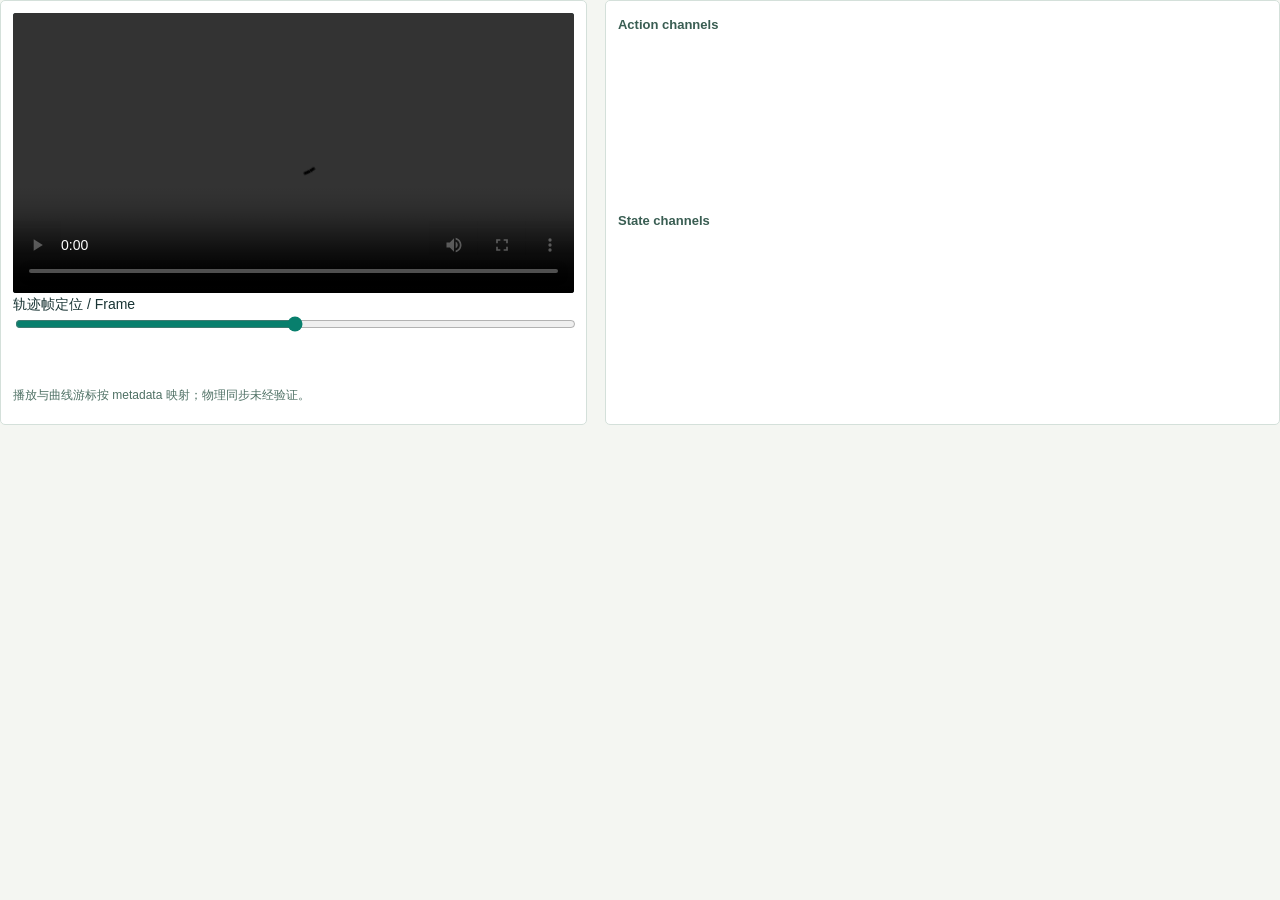
<file: src/robodataops/web/video-viewer.html>
<!doctype html><html lang="zh-CN"><meta charset="utf-8"><meta name="viewport" content="width=device-width,initial-scale=1">
<style>
*{box-sizing:border-box}body{margin:0;color:#193434;font:14px 'Avenir Next','PingFang SC',sans-serif;background:#f4f6f2}.layout{display:grid;grid-template-columns:1fr 1.15fr;gap:18px}.panel{background:white;border:1px solid #d4e0da;border-radius:5px;padding:12px}video{width:100%;max-height:305px;background:#173136;border-radius:3px}h3{font-size:13px;margin:4px 0;color:#395d52}canvas{display:block;width:100%;height:125px}input{width:100%;accent-color:#087f6d}.values{font:12px monospace;overflow-wrap:anywhere;margin:8px 0;min-height:36px}.hint{font-size:12px;color:#4e7064;margin:8px 0}@media(max-width:600px){.layout{grid-template-columns:1fr}canvas{height:100px}video{max-height:230px}}
</style><div class="layout"><section class="panel"><video id="video" controls preload="metadata" playsinline src="[data-uri]"></video><label for="frame">轨迹帧定位 / Frame</label><input id="frame" type="range" min="0" step="1"><div id="position" class="values"></div><p class="hint">播放与曲线游标按 metadata 映射；物理同步未经验证。</p></section><section class="panel"><h3>Action channels</h3><canvas id="actions"></canvas><div id="action-values" class="values"></div><h3>State channels</h3><canvas id="states"></canvas><div id="state-values" class="values"></div></section></div>
<script type="application/json" id="source">__DATA__</script>
<script>
'use strict';
const data=JSON.parse(document.getElementById('source').textContent);
const video=document.getElementById('video'), slider=document.getElementById('frame');
const palette=['#087f6d','#c8753d','#557ca0','#7d5c93','#a48539','#b86172','#588f83','#596a78'];
const times=data.timestamps.map((v,i)=>Number.isFinite(v)?v:i/data.fps);
const origin=times[0]||0;let index=0;
slider.max=Math.max(0,times.length-1);slider.value=0;
function draw(id,rows){
 const canvas=document.getElementById(id),ratio=window.devicePixelRatio||1;
 const w=Math.max(200,canvas.clientWidth),h=canvas.clientHeight;
 canvas.width=w*ratio;canvas.height=h*ratio;
 const c=canvas.getContext('2d');c.scale(ratio,ratio);c.clearRect(0,0,w,h);
 let lo=Infinity,hi=-Infinity,channels=0;
 for(const row of rows){if(!Array.isArray(row))continue;channels=Math.max(channels,row.length);
  for(const value of row){if(Number.isFinite(value)){lo=Math.min(lo,value);hi=Math.max(hi,value);}}}
 if(!Number.isFinite(lo))return;const span=hi-lo||1;
 for(let channel=0;channel<channels;channel++){
  c.beginPath();c.strokeStyle=palette[channel%palette.length];c.lineWidth=1.1;let open=false;
  rows.forEach((row,i)=>{const value=Array.isArray(row)?row[channel]:null;if(!Number.isFinite(value)){open=false;return;}
   const x=8+i*(w-16)/Math.max(1,rows.length-1),y=h-8-(value-lo)*(h-16)/span;
   if(open)c.lineTo(x,y);else c.moveTo(x,y);open=true;});c.stroke();
 }
 c.strokeStyle='#193434';c.setLineDash([3,3]);c.beginPath();const x=8+index*(w-16)/Math.max(1,rows.length-1);c.moveTo(x,0);c.lineTo(x,h);c.stroke();
}
function render(){
 slider.value=index;document.getElementById('position').textContent=`Frame ${index} · t=${(times[index]-origin).toFixed(3)}s`;
 for(const [name,rows] of [['action',data.actions],['state',data.states]]){
  const values=Array.isArray(rows[index])?rows[index].map(v=>Number.isFinite(v)?v.toFixed(3):'?').join(', '):'unavailable';
  document.getElementById(`${name}-values`).textContent=values;
 }draw('actions',data.actions);draw('states',data.states);
}
video.addEventListener('loadedmetadata',()=>{video.currentTime=data.start;render();});
video.addEventListener('timeupdate',()=>{
 const relative=video.currentTime-data.start+origin;
 let best=0;for(let i=1;i<times.length;i++)if(Math.abs(times[i]-relative)<Math.abs(times[best]-relative))best=i;
 index=best;if(video.currentTime>=data.end)video.pause();render();
});
slider.addEventListener('input',()=>{index=Number(slider.value);video.currentTime=Math.min(data.end-.001,Math.max(data.start,data.start+times[index]-origin));render();});
new ResizeObserver(render).observe(document.body);render();
</script></html>
</file>
<file: site/assets/style.css>
@charset "UTF-8";
:root{--ink:#173d3c;--muted:#59706b;--paper:#f6f4ed;--line:#d4dad0;--accent:#a4512f;--green:#cce7d6;--white:#fffefa;--mono:'SFMono-Regular',Consolas,monospace}
*{box-sizing:border-box}html{scroll-behavior:smooth;scroll-padding-top:100px}body{margin:0;background:var(--paper);color:var(--ink);font-family:'Avenir Next','PingFang SC','Microsoft YaHei',sans-serif;line-height:1.85}a{color:inherit;text-underline-offset:5px}a:hover{color:var(--accent)}button,select{font:inherit}button,a,select{touch-action:manipulation}:focus-visible{outline:3px solid var(--accent);outline-offset:5px}[hidden]{display:none!important}.skip{position:absolute;left:12px;top:-100px;background:var(--white);padding:12px;z-index:20}.skip:focus{top:8px}.nav{position:sticky;top:0;z-index:10;display:flex;justify-content:space-between;align-items:center;gap:20px;padding:10px max(5vw,20px);background:var(--paper);border-bottom:1px solid var(--line)}.brand{display:flex;align-items:center;flex:0 0 auto;text-decoration:none}.brand-logo{display:block;width:168px;height:auto}.nav-links{display:flex;align-items:center;gap:27px;font-size:13px}.nav-links a{text-decoration:none}.nav button{border:1px solid var(--line);background:transparent;padding:5px 13px;border-radius:3px;cursor:pointer}main{max-width:1600px;margin:auto}.hero{display:grid;grid-template-columns:1fr 1.05fr;gap:55px;align-items:center;padding:90px 5vw 70px;min-height:690px}.eyebrow{font:11px/1.7 var(--mono);letter-spacing:1.8px;color:var(--muted);display:block;margin-bottom:19px}h1{font-size:clamp(36px,3.7vw,62px);line-height:1.35;letter-spacing:-2.2px;font-weight:650;margin:0 0 28px;max-width:690px}.lede{font-size:16px;max-width:590px;color:var(--muted);line-height:2}.actions{display:flex;flex-wrap:wrap;gap:12px;margin-top:32px}.actions a{text-decoration:none;border:1px solid var(--ink);padding:12px 20px;font-size:13px;font-weight:650;border-radius:3px}.primary{background:var(--ink);color:var(--white)}.primary:hover{background:#2c5350;color:var(--white)}.secondary{background:transparent}.reading-path{font-size:11px;color:var(--muted);margin-top:20px}.product-shot{margin:0;padding:18px 14px 12px;border:1px solid #bdcfc2;background:#e3ebe2;transform:rotate(-1deg);box-shadow:18px 20px 0 #e6e4d9}.product-shot img{display:block;width:100%;height:380px;object-fit:cover;object-position:top;border:1px solid var(--line);border-radius:3px}.product-shot figcaption{font:9px var(--mono);letter-spacing:1.1px;padding:14px 1px 0}.metrics{display:grid;grid-template-columns:repeat(4,1fr);margin:0 5vw 60px;border-top:1px solid var(--ink);border-bottom:1px solid var(--line)}.metric{display:block;text-decoration:none;padding:22px 25px 22px 0}.metric strong{display:block;font-size:36px;letter-spacing:-1.5px;font-weight:550;line-height:1.3}.metric span{display:block;font-size:11px;color:var(--muted);margin-top:6px}.chapter{display:grid;grid-template-columns:1fr 2.1fr;gap:65px;margin:0 5vw;padding:65px 0;border-bottom:1px solid var(--line)}h2{font-size:29px;line-height:1.55;font-weight:600;letter-spacing:-1px;margin:0;max-width:570px}.chapter-body>p{margin:0 0 20px;color:#365954;font-size:14px}.details{display:grid;grid-template-columns:repeat(2,minmax(0,1fr));gap:24px 28px;margin-top:35px}.detail{border-top:1px solid var(--line);padding-top:19px}.detail h3{font-size:15px;margin:0 0 7px;font-weight:650}.detail p{font-size:12px;line-height:1.9;color:var(--muted);margin:0 0 10px}.detail a{font-size:12px;color:var(--accent)}pre{background:var(--ink);color:#d9eadf;padding:25px;border-radius:4px;overflow:auto;font:11px/2 var(--mono);max-width:100%}.chapter-body{min-width:0}.footer-note{font:11px/2 var(--mono);color:var(--muted);margin:26px 5vw}.media-section{background:var(--ink);padding:60px 5vw;color:var(--white);margin-top:65px}.media-section .eyebrow{color:#afd1c3}.section-label{display:flex;justify-content:space-between;align-items:start;gap:30px;margin-bottom:32px}.section-label h2{font-size:28px}.section-label h2 span,.budget-section h2 span{font-weight:400;font-size:20px;color:#bcd4ca}.media-section video{display:block;width:100%;max-height:740px;border:1px solid #5e7970;background:#0e2929;border-radius:5px}.caption{font-size:11px;line-height:1.9;color:var(--muted)}.media-section .caption{color:#bed3c9}.budget-section{padding:80px 5vw;display:grid;grid-template-columns:1fr 1.1fr;gap:70px}.budget-section h2 span{color:var(--muted)}.budget-section p{font-size:12px;color:var(--muted)}.budget-section label{display:block;margin:25px 0 8px;font-size:13px}.budget-section select{background:var(--white);border:1px solid var(--line);padding:10px 40px 10px 15px;width:220px;border-radius:3px;color:var(--ink)}.result{border-top:1px solid var(--line);display:grid;grid-template-columns:1fr auto;gap:4px;padding:18px 0}.result h3{font-size:14px;margin:0}.result strong{font:24px var(--mono);align-self:center;grid-column:2;grid-row:1/3}.result p{margin:0;font:11px/2 var(--mono)}.result.optimal{border-top:2px solid var(--ink)}.bar{height:6px;background:#dee5da;grid-column:1/3;margin-top:9px}.bar span{display:block;height:100%;background:#638b7d}.optimal .bar span{background:var(--accent)}footer{background:#e9e9df;border-top:1px solid var(--line);padding:25px 5vw;display:flex;justify-content:space-between;gap:20px;font:11px/2 var(--mono)}footer a{color:var(--muted)}
@media(min-width:1600px){.hero,.media-section,.budget-section{padding-left:80px;padding-right:80px}}@media(max-width:1000px){.hero{gap:25px;padding-top:65px;min-height:620px}.product-shot img{height:300px}.chapter{gap:32px;grid-template-columns:1fr 1.6fr}h2{font-size:24px}.budget-section{gap:35px}h1{letter-spacing:-1.4px}}@media(max-width:700px){.nav{padding:10px 20px}.brand-logo{width:142px}.nav-links{gap:13px;font-size:11px}.nav-links a:first-child{display:none}.nav button{padding:3px 8px}.hero{display:block;padding:48px 22px}.hero h1{font-size:36px}.product-shot{margin:35px 5px 0 0;box-shadow:8px 10px 0 #e6e4d9}.product-shot img{height:260px}.metrics{grid-template-columns:repeat(2,1fr);margin:12px 22px 20px}.metric{padding:17px 0}.metric strong{font-size:30px}.chapter{display:block;margin:0 22px;padding:38px 0}.chapter-title{margin-bottom:25px}.chapter h2{font-size:25px}.eyebrow{margin-bottom:10px}.details{gap:18px 20px;margin-top:25px}.detail h3{font-size:14px}.detail p{font-size:12px}.chapter-body>p{font-size:14px}.section-label{display:block}.section-label h2{font-size:24px}.media-section{margin-top:35px;padding:35px 22px}.budget-section{display:block;padding:45px 22px}#scenario-results{margin-top:30px}.footer-note{margin:20px 22px;font-size:10px}footer{padding:24px 22px;flex-direction:column;gap:8px}pre{font-size:10px;padding:17px}.actions a{padding:10px 14px}.reading-path{font-size:10px}}@media(prefers-reduced-motion:reduce){html{scroll-behavior:auto}*{transition:none!important;animation:none!important}}
</file>
